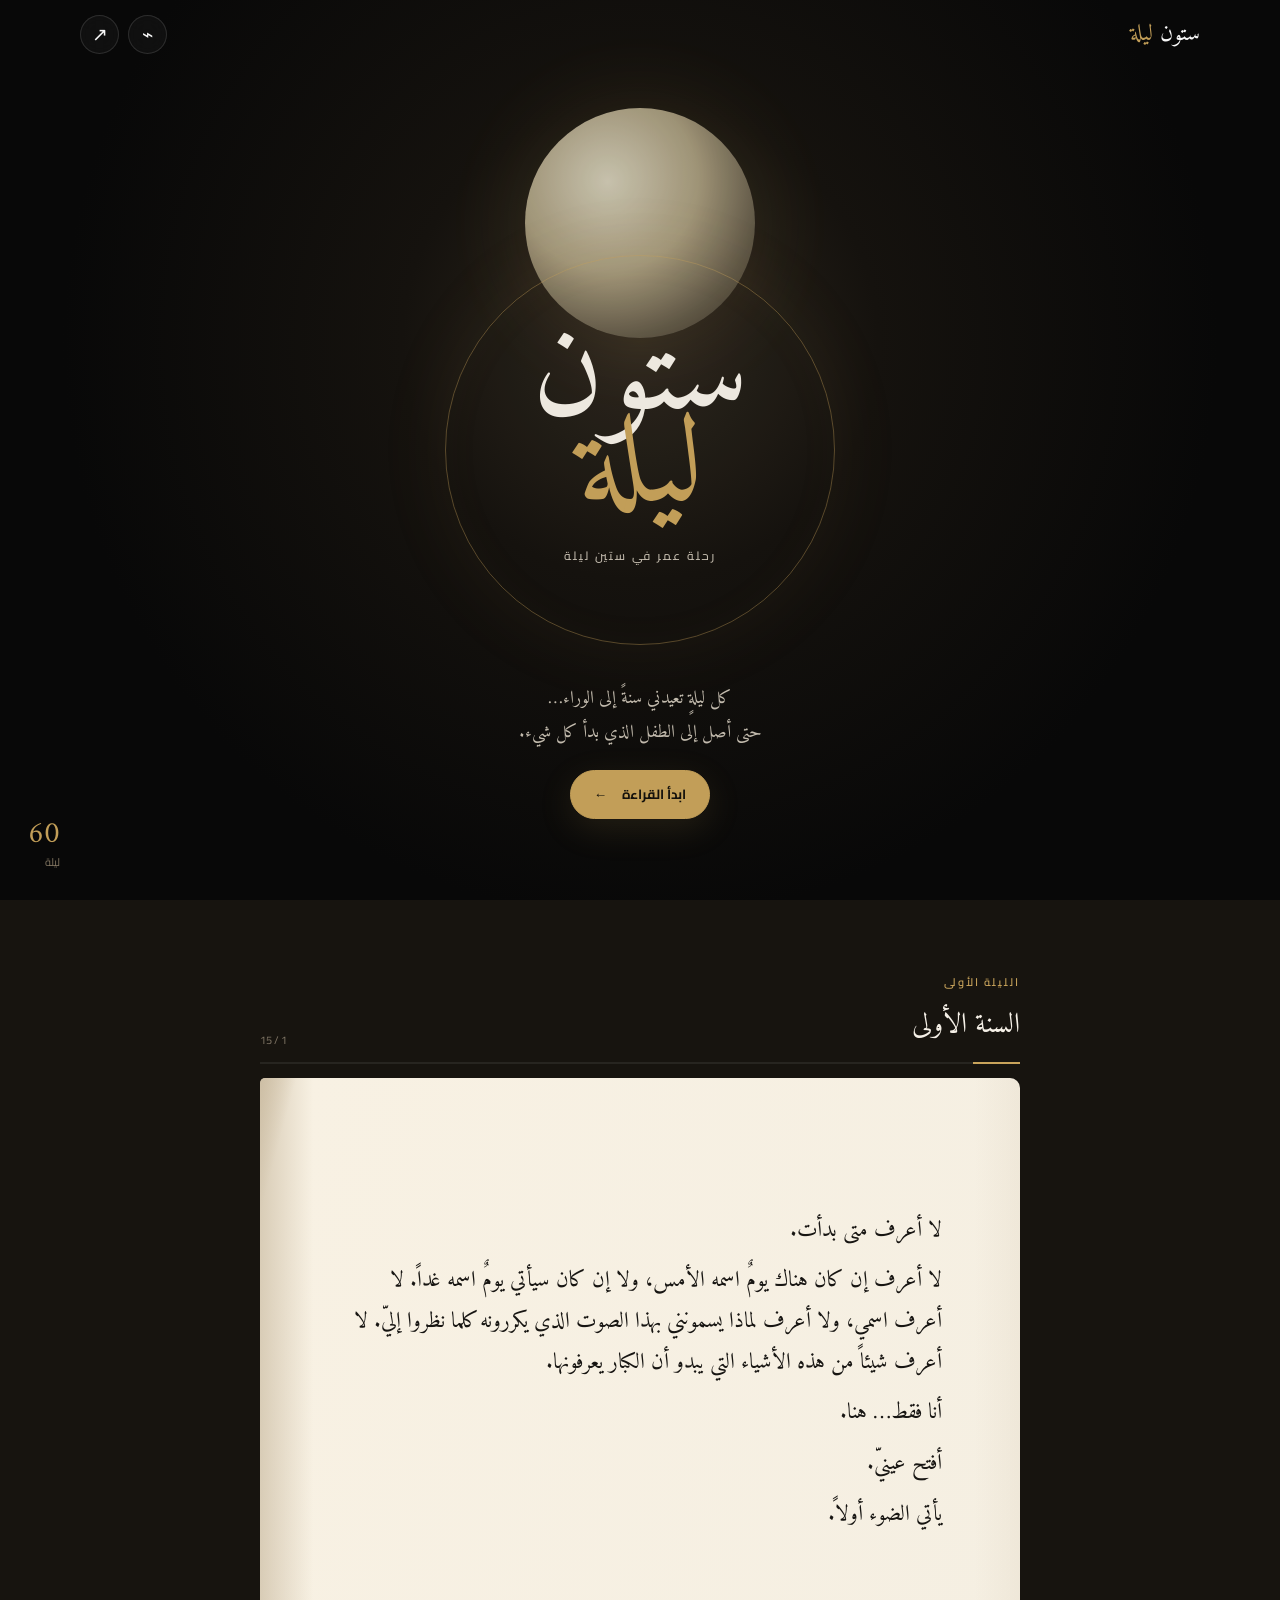
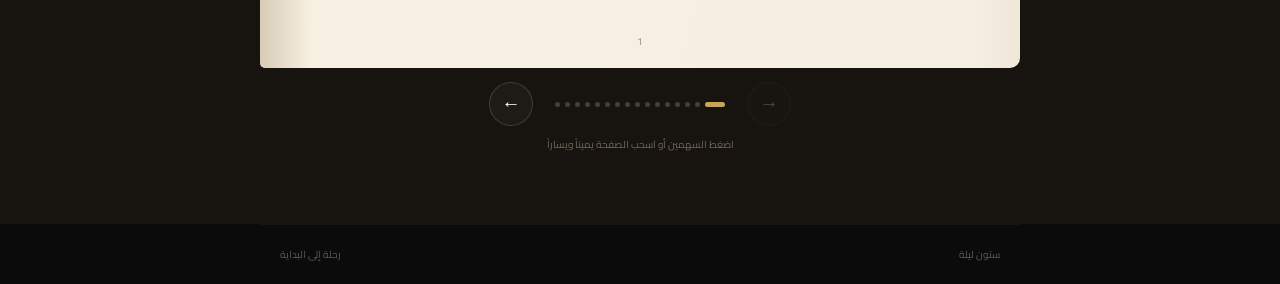
<file: nights/index.html>
<!doctype html>
<html lang="ar" dir="rtl">
<head>
<meta charset="utf-8">
<meta name="viewport" content="width=device-width,initial-scale=1,viewport-fit=cover">
<meta name="theme-color" content="#0b0b0b">
<meta name="description" content="ستون ليلة — الليلة الأولى — السنة الأولى.">
<meta property="og:title" content="ستون ليلة — الليلة الأولى">
<meta property="og:description" content="لا أعرف متى بدأت. لا أعرف إن كان هناك يومٌ اسمه الأمس، ولا إن كان سيأتي يومٌ اسمه غداً.">
<meta property="og:type" content="website">
<title>ستون ليلة — الليلة الأولى</title>
<link rel="preconnect" href="https://fonts.googleapis.com">
<link rel="preconnect" href="https://fonts.gstatic.com" crossorigin>
<link href="https://fonts.googleapis.com/css2?family=Amiri:wght@400;700&family=Cairo:wght@400;500;600;700&display=swap" rel="stylesheet">
<link rel="stylesheet" href="./style.css">
</head>
<body>
<div class="grain"></div>

<header class="topbar">
  <a class="brand" href="./" aria-label="ستون ليلة">ستون <span>ليلة</span></a>
  <div class="top-actions">
    <button id="soundBtn" class="icon-btn" aria-label="صوت تقليب الصفحة">⌁</button>
    <button id="shareBtn" class="icon-btn" aria-label="مشاركة">↗</button>
  </div>
</header>

<main>
  <section class="hero" aria-label="غلاف الكتاب">
    <div class="moon"></div>
    <div class="hero-title-circle">
      <div class="hero-title">ستون<br><em>ليلة</em></div>
      <div class="hero-subtitle">رحلة عمر في ستين ليلة</div>
    </div>
    <div class="hero-copy">
      <p class="hero-line">كل ليلةٍ تعيدني سنةً إلى الوراء…<br>حتى أصل إلى الطفل الذي بدأ كل شيء.</p>
      <button id="startBtn" class="gold-btn">ابدأ القراءة <span>←</span></button>
    </div>
    <div class="night-mark">60<br><small>ليلة</small></div>
  </section>

  <section id="reader" class="reader-wrap" aria-label="قارئ الليلة الأولى">
    <div class="reader-head">
      <div>
        <span class="small-label">الليلة الأولى</span>
        <h2>السنة الأولى</h2>
      </div>
      <div class="counter" id="pageCounter">1 / 15</div>
    </div>

    <div class="progress"><span id="progressBar"></span></div>

    <article class="book" id="book" tabindex="0" aria-label="صفحات الليلة الأولى">
      <div class="story-page" id="storyPage"></div>
    </article>

    <div class="reader-controls">
      <button id="prevBtn" class="round-btn" disabled aria-label="السابق">→</button>
      <div class="page-dots" id="dots"></div>
      <button id="nextBtn" class="round-btn" aria-label="التالي">←</button>
    </div>
    <p class="hint">اضغط السهمين أو اسحب الصفحة يميناً ويساراً</p>
  </section>
</main>

<footer>
  <span>ستون ليلة</span>
  <span>رحلة إلى البداية</span>
</footer>

<script src="./app.js"></script>
</body>
</html>
</file>
<file: nights/style.css>
:root{--ink:#171512;--paper:#f5efe2;--gold:#c9a45b;--night:#0b0b0b;--muted:#8e8473}
*{box-sizing:border-box}
html{scroll-behavior:smooth}
body{margin:0;background:var(--night);color:#f5f0e7;font-family:Cairo,Arial,sans-serif;min-height:100vh;overflow-x:hidden}
.grain{position:fixed;inset:0;pointer-events:none;opacity:.045;z-index:20;background-image:url("data:image/svg+xml,%3Csvg viewBox='0 0 180 180' xmlns='http://www.w3.org/2000/svg'%3E%3Cfilter id='n'%3E%3CfeTurbulence type='fractalNoise' baseFrequency='.9' numOctaves='4' stitchTiles='stitch'/%3E%3C/filter%3E%3Crect width='100%25' height='100%25' filter='%23n' opacity='.7'/%3E%3C/svg%3E")}
.topbar{height:68px;display:flex;align-items:center;justify-content:space-between;padding:0 max(22px,calc((100vw - 1120px)/2));position:absolute;top:0;left:0;right:0;z-index:10}
.brand{font-family:Amiri,serif;color:#fff;text-decoration:none;font-size:23px}.brand span{color:var(--gold)}
.top-actions{display:flex;gap:9px}.icon-btn{width:39px;height:39px;border-radius:50%;border:1px solid #ffffff20;background:#ffffff09;color:#fff;font-size:19px;cursor:pointer;backdrop-filter:blur(10px)}
.hero{min-height:100svh;position:relative;display:grid;place-items:center;overflow:hidden;background:radial-gradient(circle at 50% 38%,#30291f 0,#16130f 28%,#090909 68%)}
.moon{position:absolute;width:230px;height:230px;border-radius:50%;top:12%;left:50%;transform:translateX(-50%);background:radial-gradient(circle at 36% 32%,#fff9df,#cbbd98 42%,#756b56 72%,#312c24);box-shadow:0 0 90px #c9a45b30;opacity:.78}
.hero-title-circle{position:relative;z-index:2;width:min(390px,76vw);aspect-ratio:1;border:1px solid #c9a45b65;border-radius:50%;display:flex;flex-direction:column;align-items:center;justify-content:center;text-align:center;box-shadow:0 0 80px #c9a45b10, inset 0 0 45px #c9a45b08}
.hero-title{font-family:Amiri,serif;font-size:clamp(65px,15vw,125px);line-height:.73;color:#f5f0e7}
.hero-title em{font-style:normal;color:var(--gold)}
.hero-subtitle{font:500 12px Cairo;color:#c9c1b3;letter-spacing:2px;margin-top:28px}
.hero-copy{text-align:center;position:absolute;z-index:3;bottom:9%;padding:0 24px}
.hero-line{font:400 18px/1.9 Amiri,serif;color:#c9c1b3;margin:0 auto 20px}
.gold-btn{border:1px solid var(--gold);background:var(--gold);color:#15120d;border-radius:99px;padding:11px 23px;font-family:Cairo;font-weight:700;cursor:pointer;box-shadow:0 10px 35px #c9a45b20}.gold-btn span{margin-right:12px}
.night-mark{position:absolute;bottom:28px;left:28px;color:var(--gold);font-family:Amiri;font-size:30px;line-height:.8}.night-mark small{font:11px Cairo;color:#877a65}
.reader-wrap{background:#17140f;padding:65px 18px 70px;min-height:100svh;display:flex;flex-direction:column}
.reader-head{width:min(760px,100%);margin:0 auto 12px;display:flex;align-items:end;justify-content:space-between;gap:20px}
.small-label{color:var(--gold);font-size:11px;letter-spacing:2px;font-weight:600}.reader-head h2{font:400 28px Amiri;margin:6px 0 0}.counter{font:11px Cairo;color:#807666;white-space:nowrap}
.progress{width:min(760px,100%);height:2px;background:#ffffff12;margin:0 auto 14px}.progress span{display:block;height:100%;width:6.25%;background:var(--gold);transition:width .35s ease}
.book{width:min(760px,100%);height:min(590px,calc(100svh - 205px));min-height:455px;margin:auto;position:relative;outline:none;overflow:hidden;border-radius:5px}
.story-page{position:absolute;inset:0;background:linear-gradient(105deg,#d5c7ae 0,#f8f1e3 4%,#f5efe2 100%);color:var(--ink);box-shadow:0 22px 60px #0009;border-radius:4px 10px 10px 4px;overflow:hidden}
.story-page:before{content:"";position:absolute;inset:0;pointer-events:none;background:linear-gradient(90deg,#c9baa0aa,transparent 7%,transparent 94%,#d6c9b333)}
.story-text{height:100%;padding:clamp(34px,6vw,62px) clamp(28px,8vw,78px);display:flex;flex-direction:column;justify-content:center;overflow:hidden;font:400 clamp(17px,2.5vw,22px)/1.85 Amiri,serif}
.story-text p{margin:0 0 10px}.story-text p:last-child{margin-bottom:0}
.page-number{position:absolute;z-index:2;bottom:17px;right:50%;transform:translateX(50%);font:10px Cairo;color:#998d78}
.enter-left{animation:slideLeft .32s ease both}.enter-right{animation:slideRight .32s ease both}
@keyframes slideLeft{from{transform:translateX(7%);opacity:.25}to{transform:translateX(0);opacity:1}}
@keyframes slideRight{from{transform:translateX(-7%);opacity:.25}to{transform:translateX(0);opacity:1}}
.end-page{height:100%;display:flex;flex-direction:column;align-items:center;justify-content:center;text-align:center;padding:35px}
.end-page h3{font:400 36px Amiri;margin:18px 0}.end-page p{max-width:470px;color:#958c7c;line-height:2;font:400 18px/2 Amiri;margin:0}
.text-link{display:inline-block;margin-top:22px;color:#9d7732;text-decoration:none;font-family:Cairo;font-size:13px}
.reader-controls{width:min(760px,100%);margin:14px auto 0;display:flex;align-items:center;justify-content:center;gap:22px}
.round-btn{width:44px;height:44px;border-radius:50%;border:1px solid #ffffff25;background:#ffffff08;color:#fff;font-size:19px;cursor:pointer}.round-btn:disabled{opacity:.22;cursor:default}
.page-dots{display:flex;gap:5px;max-width:240px;overflow:hidden;justify-content:center}.dot{width:5px;height:5px;flex:0 0 5px;border-radius:50%;background:#ffffff30}.dot.active{width:20px;flex-basis:20px;border-radius:5px;background:var(--gold)}
.hint{text-align:center;color:#706859;font-size:10px;margin:9px 0 0}
footer{border-top:1px solid #ffffff0c;max-width:760px;width:100%;margin:auto;padding:20px;color:#625b50;display:flex;justify-content:space-between;font-size:10px}
@media(max-width:600px){
 .hero{min-height:100svh}.moon{width:170px;height:170px;top:11%}.hero-title-circle{width:82vw}.hero-title{font-size:78px}.hero-subtitle{font-size:10px;margin-top:24px}.hero-copy{bottom:7%}.hero-line{font-size:16px}
 .reader-wrap{padding:45px 14px 40px}.reader-head h2{font-size:25px}.book{height:calc(100svh - 245px);min-height:455px;max-height:560px}
 .story-text{padding:34px 26px;font-size:18px;line-height:1.78}.story-text p{margin-bottom:8px}.end-page h3{font-size:31px}.end-page p{font-size:17px}
}
@media(max-height:700px) and (max-width:600px){.book{height:430px;min-height:430px}.story-text{font-size:16px;line-height:1.65}.reader-wrap{min-height:100svh}.hero-copy{bottom:4%}}
@media(prefers-reduced-motion:reduce){*{scroll-behavior:auto!important;animation:none!important;transition:none!important}}
</file>
